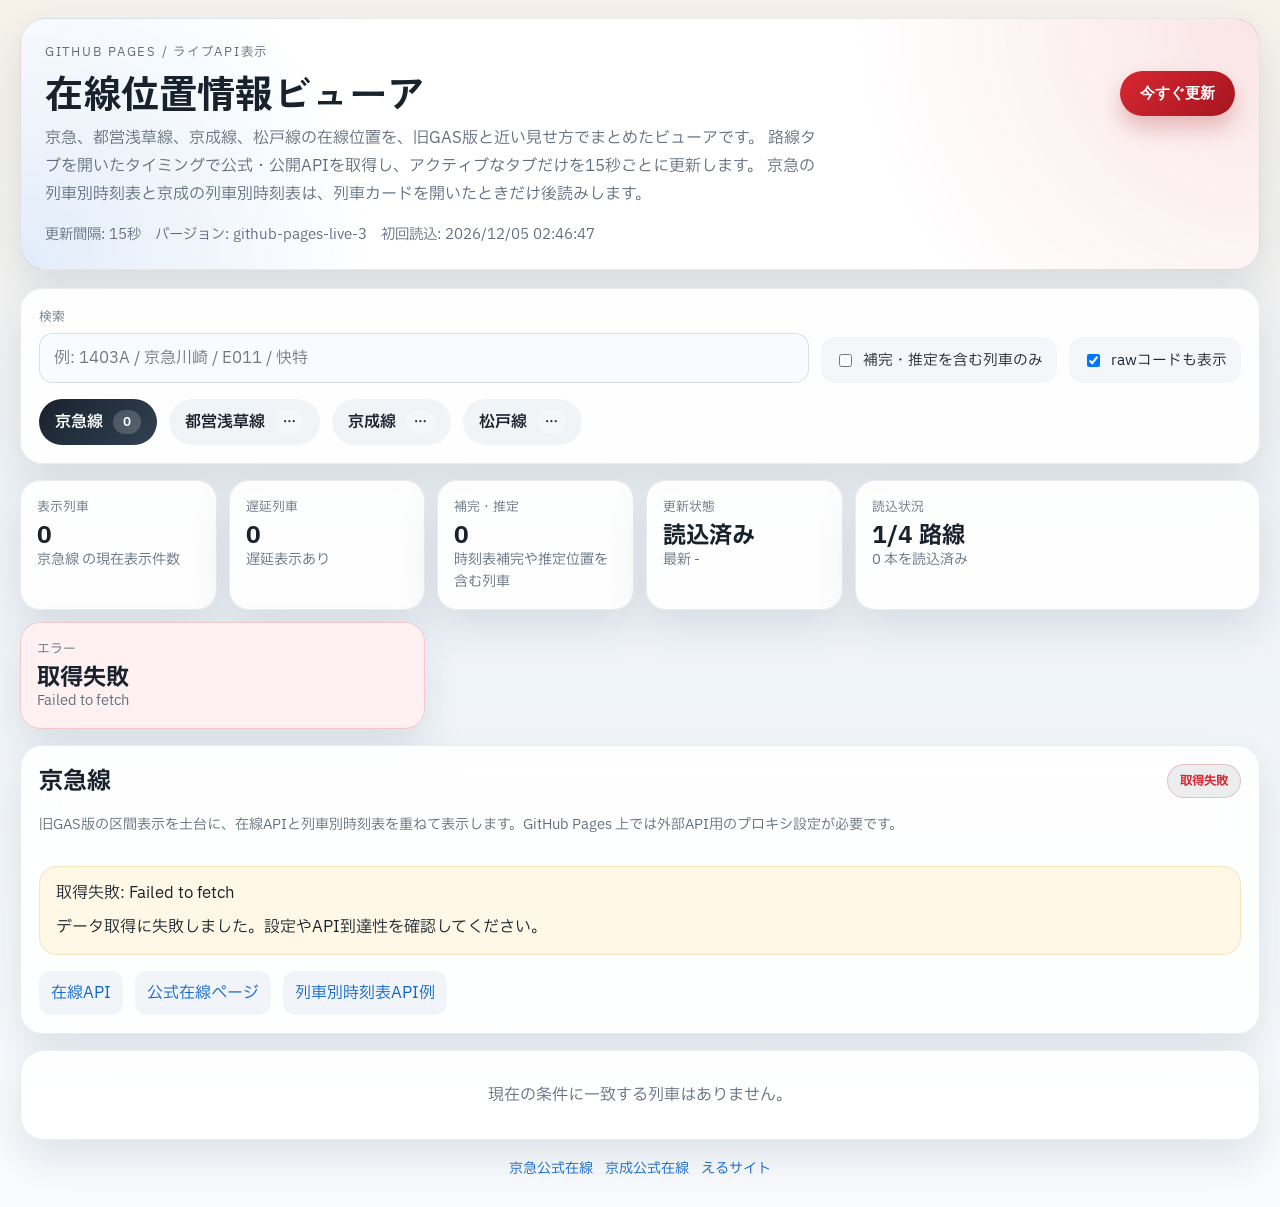
<file: site/index.html>
<!DOCTYPE html>
<html lang="ja">
  <head>
    <meta charset="utf-8">
    <meta name="viewport" content="width=device-width, initial-scale=1">
    <meta name="color-scheme" content="light">
    <title>在線位置情報ビューア</title>
    <link rel="stylesheet" href="./assets/styles.css?v=20260417-1">
  </head>
  <body>
    <div class="app-shell">
      <header class="hero">
        <div class="hero__eyebrow">GitHub Pages / ライブAPI表示</div>
        <div class="hero__main">
          <div>
            <h1>在線位置情報ビューア</h1>
            <p class="hero__lead">
              京急、都営浅草線、京成線、松戸線の在線位置を、旧GAS版と近い見せ方でまとめたビューアです。
              路線タブを開いたタイミングで公式・公開APIを取得し、アクティブなタブだけを15秒ごとに更新します。
              京急の列車別時刻表と京成の列車別時刻表は、列車カードを開いたときだけ後読みします。
            </p>
          </div>
          <button id="refreshButton" class="primary-button" type="button">今すぐ更新</button>
        </div>
        <div class="hero__meta">
          <span id="refreshMeta">更新間隔: 15秒</span>
          <span id="buildVersion">バージョン: -</span>
          <span id="buildTimestamp">初回読込: -</span>
        </div>
      </header>

      <main class="content">
        <section class="panel controls">
          <div class="controls__row">
            <label class="field">
              <span class="field__label">検索</span>
              <input id="searchInput" class="text-input" type="search" placeholder="例: 1403A / 京急川崎 / E011 / 快特">
            </label>
            <label class="toggle">
              <input id="inferredOnlyToggle" type="checkbox">
              <span>補完・推定を含む列車のみ</span>
            </label>
            <label class="toggle">
              <input id="showRawToggle" type="checkbox" checked>
              <span>rawコードも表示</span>
            </label>
          </div>
          <div id="tabBar" class="tab-bar"></div>
        </section>

        <section id="statusBar" class="status-grid"></section>
        <section id="networkMeta" class="panel info-panel"></section>
        <section id="listings" class="network-panels"></section>
      </main>

      <footer class="footer">
        <span><a href="https://app-kq.net/web/jp/html/zaisen.html" target="_blank" rel="noopener noreferrer">京急公式在線</a></span>
        <span><a href="https://zaisen.tid-keisei.jp/html/zaisen.html?line=1" target="_blank" rel="noopener noreferrer">京成公式在線</a></span>
        <span><a href="https://www.elesite-next.com/train_location" target="_blank" rel="noopener noreferrer">えるサイト</a></span>
      </footer>
    </div>

    <script src="./assets/config.js?v=20260625-4"></script>
    <script src="./assets/live-data.js?v=20260625-4"></script>
    <script src="./assets/app.js?v=20260625-4"></script>
  </body>
</html>
</file>
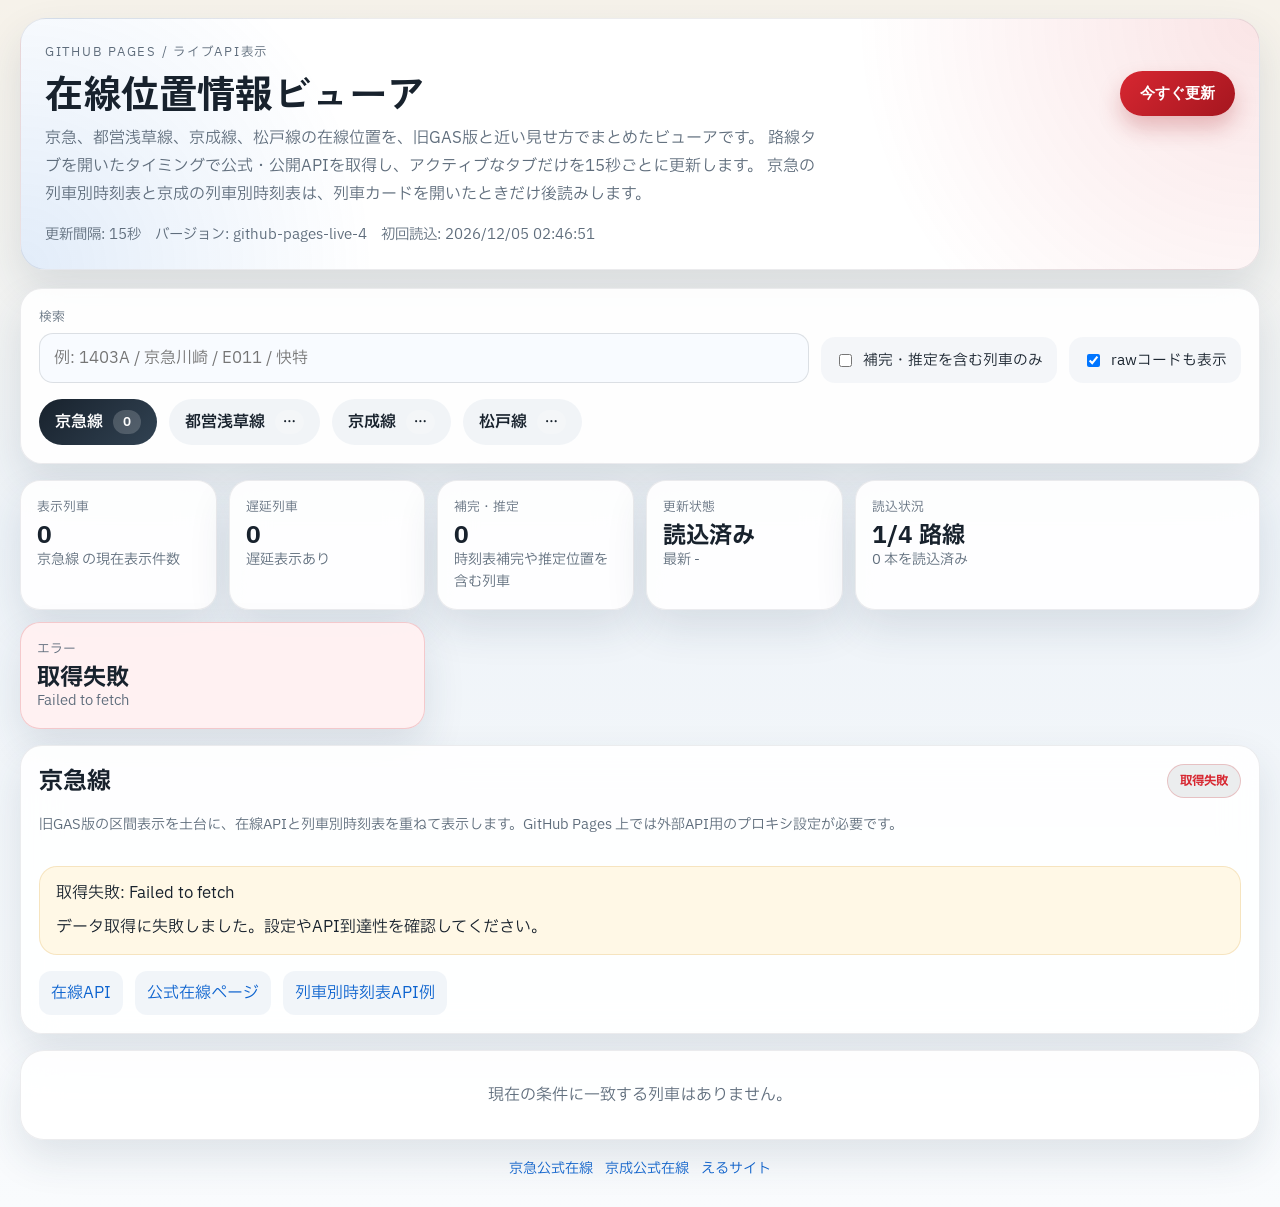
<file: web/index.html>
<!DOCTYPE html>
<html lang="ja">
  <head>
    <meta charset="utf-8">
    <meta name="viewport" content="width=device-width, initial-scale=1">
    <meta name="color-scheme" content="light">
    <title>在線位置情報ビューア</title>
    <link rel="stylesheet" href="./assets/styles.css?v=20260417-1">
  </head>
  <body>
    <div class="app-shell">
      <header class="hero">
        <div class="hero__eyebrow">GitHub Pages / ライブAPI表示</div>
        <div class="hero__main">
          <div>
            <h1>在線位置情報ビューア</h1>
            <p class="hero__lead">
              京急、都営浅草線、京成線、松戸線の在線位置を、旧GAS版と近い見せ方でまとめたビューアです。
              路線タブを開いたタイミングで公式・公開APIを取得し、アクティブなタブだけを15秒ごとに更新します。
              京急の列車別時刻表と京成の列車別時刻表は、列車カードを開いたときだけ後読みします。
            </p>
          </div>
          <button id="refreshButton" class="primary-button" type="button">今すぐ更新</button>
        </div>
        <div class="hero__meta">
          <span id="refreshMeta">更新間隔: 15秒</span>
          <span id="buildVersion">バージョン: -</span>
          <span id="buildTimestamp">初回読込: -</span>
        </div>
      </header>

      <main class="content">
        <section class="panel controls">
          <div class="controls__row">
            <label class="field">
              <span class="field__label">検索</span>
              <input id="searchInput" class="text-input" type="search" placeholder="例: 1403A / 京急川崎 / E011 / 快特">
            </label>
            <label class="toggle">
              <input id="inferredOnlyToggle" type="checkbox">
              <span>補完・推定を含む列車のみ</span>
            </label>
            <label class="toggle">
              <input id="showRawToggle" type="checkbox" checked>
              <span>rawコードも表示</span>
            </label>
          </div>
          <div id="tabBar" class="tab-bar"></div>
        </section>

        <section id="statusBar" class="status-grid"></section>
        <section id="networkMeta" class="panel info-panel"></section>
        <section id="listings" class="network-panels"></section>
      </main>

      <footer class="footer">
        <span><a href="https://app-kq.net/web/jp/html/zaisen.html" target="_blank" rel="noopener noreferrer">京急公式在線</a></span>
        <span><a href="https://zaisen.tid-keisei.jp/html/zaisen.html?line=1" target="_blank" rel="noopener noreferrer">京成公式在線</a></span>
        <span><a href="https://www.elesite-next.com/train_location" target="_blank" rel="noopener noreferrer">えるサイト</a></span>
      </footer>
    </div>

    <script src="./assets/config.js?v=20261014-1"></script>
    <script src="./assets/live-data.js?v=20261014-1"></script>
    <script src="./assets/app.js?v=20261014-1"></script>
  </body>
</html>
</file>
<file: site/assets/styles.css>
@import url('https://fonts.googleapis.com/css2?family=IBM+Plex+Sans+JP:wght@400;500;600;700&family=Zen+Kaku+Gothic+New:wght@700&display=swap');

  :root {
    --bg: linear-gradient(180deg, #f6f2ea 0%, #eef3f8 44%, #f9fbfd 100%);
    --panel: rgba(255, 255, 255, 0.9);
    --panel-strong: rgba(255, 255, 255, 0.96);
    --border: rgba(17, 24, 39, 0.08);
    --ink: #18222d;
    --muted: #5f6d7c;
    --accent: #d72731;
    --accent-dark: #a5161f;
    --shadow: 0 18px 42px rgba(35, 54, 79, 0.12);
  }

  * {
    box-sizing: border-box;
  }

  html, body {
    margin: 0;
    min-height: 100%;
    background: var(--bg);
    color: var(--ink);
    font-family: 'IBM Plex Sans JP', sans-serif;
  }

  a {
    color: #0c63cf;
    text-decoration: none;
  }

  a:hover {
    text-decoration: underline;
  }

  .app-shell {
    width: min(1240px, calc(100vw - 24px));
    margin: 18px auto 28px;
  }

  .hero,
  .panel,
  .line-panel,
  .status-card,
  .empty-state {
    border: 1px solid var(--border);
    background: var(--panel);
    backdrop-filter: blur(18px);
    box-shadow: var(--shadow);
  }

  .hero {
    position: relative;
    overflow: hidden;
    padding: 24px;
    border-radius: 26px;
    background:
      radial-gradient(circle at top right, rgba(215, 39, 49, 0.12), transparent 32%),
      radial-gradient(circle at left bottom, rgba(12, 99, 207, 0.12), transparent 28%),
      var(--panel-strong);
  }

  .hero__eyebrow {
    font-size: 0.78rem;
    letter-spacing: 0.14em;
    text-transform: uppercase;
    color: var(--muted);
  }

  .hero__main {
    display: flex;
    justify-content: space-between;
    gap: 18px;
    align-items: flex-start;
    margin-top: 10px;
  }

  .hero h1 {
    margin: 0;
    font-family: 'Zen Kaku Gothic New', sans-serif;
    font-size: clamp(1.8rem, 3vw, 2.8rem);
    line-height: 1.08;
  }

  .hero__lead {
    margin: 12px 0 0;
    max-width: 780px;
    color: var(--muted);
    line-height: 1.75;
  }

  .hero__meta {
    display: flex;
    gap: 14px;
    flex-wrap: wrap;
    margin-top: 16px;
    color: var(--muted);
    font-size: 0.9rem;
  }

  .primary-button,
  .tab-button {
    border: 0;
    cursor: pointer;
  }

  .primary-button {
    padding: 12px 20px;
    border-radius: 999px;
    background: linear-gradient(135deg, #d72731, #a5161f);
    color: #fff;
    font-weight: 700;
    font-size: 0.95rem;
    transition: transform 0.12s ease, box-shadow 0.12s ease;
    box-shadow: 0 12px 22px rgba(167, 22, 31, 0.26);
  }

  .primary-button:hover {
    transform: translateY(-1px);
  }

  .content {
    margin-top: 18px;
    display: grid;
    gap: 16px;
  }

  .panel {
    border-radius: 22px;
    padding: 18px;
  }

  .controls__row,
  .tab-bar,
  .status-grid,
  .line-panel__columns,
  .info-panel__subgrid,
  .elesite-preview,
  .source-links,
  .train-card__meta {
    display: flex;
    flex-wrap: wrap;
    gap: 12px;
  }

  .controls__row {
    align-items: end;
  }

  .field {
    min-width: 260px;
    flex: 1 1 360px;
  }

  .field__label,
  .status-card__label,
  .meta-card__label {
    display: block;
    color: var(--muted);
    font-size: 0.8rem;
    margin-bottom: 6px;
  }

  .text-input {
    width: 100%;
    padding: 12px 14px;
    border-radius: 14px;
    border: 1px solid rgba(17, 24, 39, 0.12);
    font: inherit;
    background: rgba(248, 251, 255, 0.92);
  }

  .toggle {
    display: inline-flex;
    gap: 8px;
    align-items: center;
    padding: 12px 14px;
    border-radius: 14px;
    background: rgba(244, 246, 249, 0.95);
    font-size: 0.92rem;
  }

  .tab-bar {
    margin-top: 16px;
  }

  .tab-button {
    display: inline-flex;
    gap: 10px;
    align-items: center;
    padding: 11px 16px;
    border-radius: 999px;
    background: rgba(240, 244, 247, 0.92);
    color: var(--ink);
    font: inherit;
    font-weight: 600;
  }

  .tab-button.is-active {
    background: linear-gradient(135deg, #18222d, #314252);
    color: #fff;
  }

  .tab-button__count {
    min-width: 28px;
    padding: 2px 8px;
    border-radius: 999px;
    background: rgba(255, 255, 255, 0.18);
    text-align: center;
    font-size: 0.8rem;
  }

  .status-grid {
    display: grid;
    grid-template-columns: repeat(auto-fit, minmax(180px, 1fr));
  }

  .status-card {
    border-radius: 20px;
    padding: 16px;
  }

  .status-card--wide {
    grid-column: span 2;
  }

  .status-card--error {
    background: rgba(255, 241, 242, 0.96);
    border-color: rgba(200, 40, 52, 0.2);
  }

  .status-card__value,
  .meta-card__value {
    font-size: 1.45rem;
    font-weight: 700;
    line-height: 1.1;
  }

  .status-card__hint,
  .meta-card__hint,
  .line-panel__header p,
  .info-panel__header p,
  .position-group__sub,
  .train-card__secondary,
  .train-card__note,
  .train-card__details summary,
  .timetable-row {
    color: var(--muted);
    font-size: 0.88rem;
    line-height: 1.55;
  }

  .info-panel__header,
  .line-panel__header,
  .direction-panel__heading,
  .position-group__header,
  .train-card__top,
  .alert-card__top,
  .timetable-row {
    display: flex;
    justify-content: space-between;
    gap: 12px;
    align-items: flex-start;
  }

  .info-panel__header h2,
  .line-panel__header h2,
  .direction-panel__heading h3 {
    margin: 0;
  }

  .network-pill,
  .line-panel__badge {
    padding: 7px 12px;
    border-radius: 999px;
    font-size: 0.78rem;
    font-weight: 700;
    background: rgba(24, 34, 45, 0.08);
  }

  .network-pill {
    color: var(--accent);
    border: 1px solid rgba(215, 39, 49, 0.22);
  }

  .meta-card {
    flex: 1 1 220px;
    padding: 16px;
    border-radius: 18px;
    background: rgba(245, 248, 251, 0.94);
    border: 1px solid rgba(17, 24, 39, 0.06);
  }

  .meta-card__arrow {
    display: inline-block;
    margin: 0 8px;
    color: var(--muted);
  }

  .train-card__details {
    margin-top: 10px;
    padding-top: 10px;
    border-top: 1px solid rgba(17, 24, 39, 0.08);
  }

  .train-card__details summary {
    cursor: pointer;
    color: var(--ink);
    font-weight: 600;
  }

  .elesite-preview {
    margin-top: 12px;
  }

  .timetable-list {
    margin-top: 8px;
    display: grid;
    gap: 6px;
  }

  .timetable-row {
    display: grid;
    grid-template-columns: minmax(0, 1fr) 58px 58px 48px;
    padding: 8px 10px;
    border-radius: 12px;
    background: rgba(245, 248, 251, 0.92);
  }

  .timetable-row--header {
    background: transparent;
    padding-top: 0;
    padding-bottom: 2px;
    font-size: 0.75rem;
    color: var(--muted);
  }

  .timetable-row__station {
    color: var(--ink);
    font-weight: 600;
  }

  .timetable-row__time,
  .timetable-row__type {
    text-align: right;
    font-variant-numeric: tabular-nums;
  }

  .warning-list {
    margin-top: 16px;
    padding: 14px 16px;
    border-radius: 18px;
    background: rgba(255, 248, 229, 0.95);
    border: 1px solid rgba(203, 140, 21, 0.18);
  }

  .warning-list p {
    margin: 0;
    line-height: 1.6;
  }

  .warning-list p + p,
  .alert-card + .alert-card {
    margin-top: 8px;
  }

  .alert-list {
    margin-top: 16px;
  }

  .alert-card {
    padding: 14px 16px;
    border-radius: 16px;
    background: rgba(249, 251, 253, 0.96);
    border: 1px solid rgba(17, 24, 39, 0.08);
  }

  .source-links {
    margin-top: 16px;
  }

  .source-links a {
    padding: 10px 12px;
    border-radius: 12px;
    background: rgba(241, 245, 249, 0.94);
  }

  .line-panel {
    border-radius: 24px;
    padding: 18px;
    border-top: 4px solid var(--accent);
  }

  .line-panel__header {
    margin-bottom: 14px;
  }

  .direction-panel {
    min-width: 280px;
    flex: 1 1 320px;
    padding: 14px;
    border-radius: 20px;
    background: rgba(247, 249, 252, 0.92);
    border: 1px solid rgba(17, 24, 39, 0.06);
  }

  .direction-panel__count {
    font-size: 0.85rem;
    color: var(--muted);
  }

  .position-groups {
    display: grid;
    gap: 12px;
    margin-top: 14px;
  }

  .position-group {
    padding: 14px;
    border-radius: 18px;
    background: #fff;
    border: 1px solid rgba(17, 24, 39, 0.06);
  }

  .position-group__title,
  .train-card__location {
    font-weight: 700;
  }

  .position-group__raw {
    color: var(--muted);
    font-size: 0.82rem;
    font-family: ui-monospace, SFMono-Regular, Consolas, monospace;
  }

  .train-list {
    display: grid;
    gap: 12px;
    margin-top: 12px;
  }

  .train-card {
    padding: 14px;
    border-radius: 18px;
    background: linear-gradient(180deg, rgba(252, 253, 255, 0.98), rgba(246, 249, 252, 0.95));
    border: 1px solid rgba(17, 24, 39, 0.07);
  }

  .train-card.is-research {
    border-color: rgba(203, 140, 21, 0.3);
    box-shadow: inset 0 0 0 1px rgba(203, 140, 21, 0.08);
  }

  .train-card__identity {
    display: flex;
    align-items: center;
    gap: 10px;
    flex-wrap: wrap;
  }

  .train-no {
    font-weight: 700;
    font-size: 1.02rem;
  }

  .service-badge {
    display: inline-flex;
    align-items: center;
    padding: 4px 10px;
    border-radius: 999px;
    font-size: 0.76rem;
    font-weight: 700;
  }

  .service-badge--local {
    background: rgba(38, 83, 130, 0.12);
    color: #265382;
  }

  .service-badge--express {
    background: rgba(17, 109, 101, 0.12);
    color: #116d65;
  }

  .service-badge--limited {
    background: rgba(183, 64, 32, 0.12);
    color: #b74020;
  }

  .service-badge--special {
    background: rgba(100, 58, 134, 0.12);
    color: #643a86;
  }

  .service-badge--unknown {
    background: rgba(108, 117, 125, 0.14);
    color: #5d6670;
  }

  .chip {
    display: inline-flex;
    align-items: center;
    padding: 4px 8px;
    border-radius: 999px;
    font-size: 0.75rem;
    background: rgba(15, 23, 42, 0.07);
    color: #24313d;
  }

  .chip--delay {
    background: rgba(215, 39, 49, 0.12);
    color: #aa1023;
  }

  .chip--research {
    background: rgba(203, 140, 21, 0.13);
    color: #8d5a00;
  }

  .chip--source {
    background: rgba(12, 99, 207, 0.1);
    color: #0c63cf;
  }

  .chip--owner {
    background: rgba(17, 109, 101, 0.12);
    color: #116d65;
  }

  .chip--raw {
    font-family: ui-monospace, SFMono-Regular, Consolas, monospace;
    color: var(--muted);
  }

  .footer {
    display: flex;
    flex-wrap: wrap;
    gap: 12px;
    justify-content: center;
    margin-top: 18px;
    color: var(--muted);
    font-size: 0.88rem;
  }

  .empty-state {
    padding: 32px 18px;
    border-radius: 24px;
    text-align: center;
    color: var(--muted);
  }

  .train-card__detail-status {
    padding: 12px 6px 4px;
    color: var(--muted);
    font-size: 0.88rem;
  }

  .train-card__detail-status--error {
    color: #aa1023;
  }

  @media (max-width: 760px) {
    .app-shell {
      width: min(100vw - 12px, 1240px);
      margin: 10px auto 18px;
    }

    .hero,
    .panel,
    .line-panel {
      border-radius: 20px;
      padding: 16px;
    }

    .hero__main,
    .controls__row,
    .info-panel__header,
    .line-panel__header,
    .direction-panel__heading,
    .position-group__header,
    .train-card__top {
      flex-direction: column;
      align-items: stretch;
    }

    .hero__lead {
      font-size: 0.93rem;
      line-height: 1.65;
    }

    .hero__meta {
      gap: 8px;
      font-size: 0.82rem;
    }

    .primary-button {
      width: 100%;
      justify-content: center;
    }

    .field {
      min-width: 0;
      flex-basis: 100%;
    }

    .toggle {
      width: 100%;
      padding: 11px 12px;
      justify-content: flex-start;
    }

    .tab-bar {
      flex-wrap: nowrap;
      overflow-x: auto;
      margin-inline: -2px;
      padding: 2px 2px 6px;
      scrollbar-width: thin;
      -webkit-overflow-scrolling: touch;
    }

    .tab-button {
      flex: 0 0 auto;
      white-space: nowrap;
    }

    .status-grid {
      grid-template-columns: 1fr;
    }

    .status-card--wide {
      grid-column: span 1;
    }

    .line-panel__columns {
      flex-direction: column;
    }

    .direction-panel {
      min-width: 0;
      padding: 12px;
    }

    .position-group,
    .train-card {
      padding: 12px;
    }

    .train-list,
    .position-groups {
      gap: 10px;
    }

    .train-card__identity {
      gap: 8px;
    }

    .train-card__direction,
    .direction-panel__count,
    .position-group__raw {
      font-size: 0.8rem;
    }

    .train-card__meta {
      gap: 8px;
    }

    .chip {
      padding: 4px 7px;
      font-size: 0.72rem;
    }

    .source-links a {
      width: 100%;
      text-align: center;
    }

    .timetable-row {
      grid-template-columns: minmax(0, 1fr) 52px 52px 40px;
      gap: 8px;
      padding: 8px;
      font-size: 0.82rem;
    }
  }

  @media (max-width: 520px) {
    .hero,
    .panel,
    .line-panel,
    .direction-panel,
    .position-group,
    .train-card {
      border-radius: 16px;
    }

    .hero h1 {
      font-size: 1.55rem;
      line-height: 1.12;
    }

    .line-panel__header h2,
    .direction-panel__heading h3 {
      font-size: 1rem;
    }

    .status-card,
    .panel,
    .line-panel {
      padding: 14px;
    }

    .train-no {
      font-size: 0.96rem;
    }

    .service-badge {
      font-size: 0.72rem;
      padding: 4px 9px;
    }

    .timetable-row {
      grid-template-columns: minmax(0, 1fr) 46px 46px 34px;
      font-size: 0.78rem;
    }
  }
</file>
<file: web/assets/styles.css>
@import url('https://fonts.googleapis.com/css2?family=IBM+Plex+Sans+JP:wght@400;500;600;700&family=Zen+Kaku+Gothic+New:wght@700&display=swap');

  :root {
    --bg: linear-gradient(180deg, #f6f2ea 0%, #eef3f8 44%, #f9fbfd 100%);
    --panel: rgba(255, 255, 255, 0.9);
    --panel-strong: rgba(255, 255, 255, 0.96);
    --border: rgba(17, 24, 39, 0.08);
    --ink: #18222d;
    --muted: #5f6d7c;
    --accent: #d72731;
    --accent-dark: #a5161f;
    --shadow: 0 18px 42px rgba(35, 54, 79, 0.12);
  }

  * {
    box-sizing: border-box;
  }

  html, body {
    margin: 0;
    min-height: 100%;
    background: var(--bg);
    color: var(--ink);
    font-family: 'IBM Plex Sans JP', sans-serif;
  }

  a {
    color: #0c63cf;
    text-decoration: none;
  }

  a:hover {
    text-decoration: underline;
  }

  .app-shell {
    width: min(1240px, calc(100vw - 24px));
    margin: 18px auto 28px;
  }

  .hero,
  .panel,
  .line-panel,
  .status-card,
  .empty-state {
    border: 1px solid var(--border);
    background: var(--panel);
    backdrop-filter: blur(18px);
    box-shadow: var(--shadow);
  }

  .hero {
    position: relative;
    overflow: hidden;
    padding: 24px;
    border-radius: 26px;
    background:
      radial-gradient(circle at top right, rgba(215, 39, 49, 0.12), transparent 32%),
      radial-gradient(circle at left bottom, rgba(12, 99, 207, 0.12), transparent 28%),
      var(--panel-strong);
  }

  .hero__eyebrow {
    font-size: 0.78rem;
    letter-spacing: 0.14em;
    text-transform: uppercase;
    color: var(--muted);
  }

  .hero__main {
    display: flex;
    justify-content: space-between;
    gap: 18px;
    align-items: flex-start;
    margin-top: 10px;
  }

  .hero h1 {
    margin: 0;
    font-family: 'Zen Kaku Gothic New', sans-serif;
    font-size: clamp(1.8rem, 3vw, 2.8rem);
    line-height: 1.08;
  }

  .hero__lead {
    margin: 12px 0 0;
    max-width: 780px;
    color: var(--muted);
    line-height: 1.75;
  }

  .hero__meta {
    display: flex;
    gap: 14px;
    flex-wrap: wrap;
    margin-top: 16px;
    color: var(--muted);
    font-size: 0.9rem;
  }

  .primary-button,
  .tab-button {
    border: 0;
    cursor: pointer;
  }

  .primary-button {
    padding: 12px 20px;
    border-radius: 999px;
    background: linear-gradient(135deg, #d72731, #a5161f);
    color: #fff;
    font-weight: 700;
    font-size: 0.95rem;
    transition: transform 0.12s ease, box-shadow 0.12s ease;
    box-shadow: 0 12px 22px rgba(167, 22, 31, 0.26);
  }

  .primary-button:hover {
    transform: translateY(-1px);
  }

  .content {
    margin-top: 18px;
    display: grid;
    gap: 16px;
  }

  .panel {
    border-radius: 22px;
    padding: 18px;
  }

  .controls__row,
  .tab-bar,
  .status-grid,
  .line-panel__columns,
  .info-panel__subgrid,
  .elesite-preview,
  .source-links,
  .train-card__meta {
    display: flex;
    flex-wrap: wrap;
    gap: 12px;
  }

  .controls__row {
    align-items: end;
  }

  .field {
    min-width: 260px;
    flex: 1 1 360px;
  }

  .field__label,
  .status-card__label,
  .meta-card__label {
    display: block;
    color: var(--muted);
    font-size: 0.8rem;
    margin-bottom: 6px;
  }

  .text-input {
    width: 100%;
    padding: 12px 14px;
    border-radius: 14px;
    border: 1px solid rgba(17, 24, 39, 0.12);
    font: inherit;
    background: rgba(248, 251, 255, 0.92);
  }

  .toggle {
    display: inline-flex;
    gap: 8px;
    align-items: center;
    padding: 12px 14px;
    border-radius: 14px;
    background: rgba(244, 246, 249, 0.95);
    font-size: 0.92rem;
  }

  .tab-bar {
    margin-top: 16px;
  }

  .tab-button {
    display: inline-flex;
    gap: 10px;
    align-items: center;
    padding: 11px 16px;
    border-radius: 999px;
    background: rgba(240, 244, 247, 0.92);
    color: var(--ink);
    font: inherit;
    font-weight: 600;
  }

  .tab-button.is-active {
    background: linear-gradient(135deg, #18222d, #314252);
    color: #fff;
  }

  .tab-button__count {
    min-width: 28px;
    padding: 2px 8px;
    border-radius: 999px;
    background: rgba(255, 255, 255, 0.18);
    text-align: center;
    font-size: 0.8rem;
  }

  .status-grid {
    display: grid;
    grid-template-columns: repeat(auto-fit, minmax(180px, 1fr));
  }

  .status-card {
    border-radius: 20px;
    padding: 16px;
  }

  .status-card--wide {
    grid-column: span 2;
  }

  .status-card--error {
    background: rgba(255, 241, 242, 0.96);
    border-color: rgba(200, 40, 52, 0.2);
  }

  .status-card__value,
  .meta-card__value {
    font-size: 1.45rem;
    font-weight: 700;
    line-height: 1.1;
  }

  .status-card__hint,
  .meta-card__hint,
  .line-panel__header p,
  .info-panel__header p,
  .position-group__sub,
  .train-card__secondary,
  .train-card__note,
  .train-card__details summary,
  .timetable-row {
    color: var(--muted);
    font-size: 0.88rem;
    line-height: 1.55;
  }

  .info-panel__header,
  .line-panel__header,
  .direction-panel__heading,
  .position-group__header,
  .train-card__top,
  .alert-card__top,
  .timetable-row {
    display: flex;
    justify-content: space-between;
    gap: 12px;
    align-items: flex-start;
  }

  .info-panel__header h2,
  .line-panel__header h2,
  .direction-panel__heading h3 {
    margin: 0;
  }

  .network-pill,
  .line-panel__badge {
    padding: 7px 12px;
    border-radius: 999px;
    font-size: 0.78rem;
    font-weight: 700;
    background: rgba(24, 34, 45, 0.08);
  }

  .network-pill {
    color: var(--accent);
    border: 1px solid rgba(215, 39, 49, 0.22);
  }

  .meta-card {
    flex: 1 1 220px;
    padding: 16px;
    border-radius: 18px;
    background: rgba(245, 248, 251, 0.94);
    border: 1px solid rgba(17, 24, 39, 0.06);
  }

  .meta-card__arrow {
    display: inline-block;
    margin: 0 8px;
    color: var(--muted);
  }

  .train-card__details {
    margin-top: 10px;
    padding-top: 10px;
    border-top: 1px solid rgba(17, 24, 39, 0.08);
  }

  .train-card__details summary {
    cursor: pointer;
    color: var(--ink);
    font-weight: 600;
  }

  .elesite-preview {
    margin-top: 12px;
  }

  .timetable-list {
    margin-top: 8px;
    display: grid;
    gap: 6px;
  }

  .timetable-row {
    display: grid;
    grid-template-columns: minmax(0, 1fr) 58px 58px 48px;
    padding: 8px 10px;
    border-radius: 12px;
    background: rgba(245, 248, 251, 0.92);
  }

  .timetable-row--header {
    background: transparent;
    padding-top: 0;
    padding-bottom: 2px;
    font-size: 0.75rem;
    color: var(--muted);
  }

  .timetable-row__station {
    color: var(--ink);
    font-weight: 600;
  }

  .timetable-row__time,
  .timetable-row__type {
    text-align: right;
    font-variant-numeric: tabular-nums;
  }

  .warning-list {
    margin-top: 16px;
    padding: 14px 16px;
    border-radius: 18px;
    background: rgba(255, 248, 229, 0.95);
    border: 1px solid rgba(203, 140, 21, 0.18);
  }

  .warning-list p {
    margin: 0;
    line-height: 1.6;
  }

  .warning-list p + p,
  .alert-card + .alert-card {
    margin-top: 8px;
  }

  .alert-list {
    margin-top: 16px;
  }

  .alert-card {
    padding: 14px 16px;
    border-radius: 16px;
    background: rgba(249, 251, 253, 0.96);
    border: 1px solid rgba(17, 24, 39, 0.08);
  }

  .source-links {
    margin-top: 16px;
  }

  .source-links a {
    padding: 10px 12px;
    border-radius: 12px;
    background: rgba(241, 245, 249, 0.94);
  }

  .line-panel {
    border-radius: 24px;
    padding: 18px;
    border-top: 4px solid var(--accent);
  }

  .line-panel__header {
    margin-bottom: 14px;
  }

  .direction-panel {
    min-width: 280px;
    flex: 1 1 320px;
    padding: 14px;
    border-radius: 20px;
    background: rgba(247, 249, 252, 0.92);
    border: 1px solid rgba(17, 24, 39, 0.06);
  }

  .direction-panel__count {
    font-size: 0.85rem;
    color: var(--muted);
  }

  .position-groups {
    display: grid;
    gap: 12px;
    margin-top: 14px;
  }

  .position-group {
    padding: 14px;
    border-radius: 18px;
    background: #fff;
    border: 1px solid rgba(17, 24, 39, 0.06);
  }

  .position-group__title,
  .train-card__location {
    font-weight: 700;
  }

  .position-group__raw {
    color: var(--muted);
    font-size: 0.82rem;
    font-family: ui-monospace, SFMono-Regular, Consolas, monospace;
  }

  .train-list {
    display: grid;
    gap: 12px;
    margin-top: 12px;
  }

  .train-card {
    padding: 14px;
    border-radius: 18px;
    background: linear-gradient(180deg, rgba(252, 253, 255, 0.98), rgba(246, 249, 252, 0.95));
    border: 1px solid rgba(17, 24, 39, 0.07);
  }

  .train-card.is-research {
    border-color: rgba(203, 140, 21, 0.3);
    box-shadow: inset 0 0 0 1px rgba(203, 140, 21, 0.08);
  }

  .train-card__identity {
    display: flex;
    align-items: center;
    gap: 10px;
    flex-wrap: wrap;
  }

  .train-no {
    font-weight: 700;
    font-size: 1.02rem;
  }

  .service-badge {
    display: inline-flex;
    align-items: center;
    padding: 4px 10px;
    border-radius: 999px;
    font-size: 0.76rem;
    font-weight: 700;
  }

  .service-badge--local {
    background: rgba(38, 83, 130, 0.12);
    color: #265382;
  }

  .service-badge--express {
    background: rgba(17, 109, 101, 0.12);
    color: #116d65;
  }

  .service-badge--limited {
    background: rgba(183, 64, 32, 0.12);
    color: #b74020;
  }

  .service-badge--special {
    background: rgba(100, 58, 134, 0.12);
    color: #643a86;
  }

  .service-badge--unknown {
    background: rgba(108, 117, 125, 0.14);
    color: #5d6670;
  }

  .chip {
    display: inline-flex;
    align-items: center;
    padding: 4px 8px;
    border-radius: 999px;
    font-size: 0.75rem;
    background: rgba(15, 23, 42, 0.07);
    color: #24313d;
  }

  .chip--delay {
    background: rgba(215, 39, 49, 0.12);
    color: #aa1023;
  }

  .chip--research {
    background: rgba(203, 140, 21, 0.13);
    color: #8d5a00;
  }

  .chip--source {
    background: rgba(12, 99, 207, 0.1);
    color: #0c63cf;
  }

  .chip--owner {
    background: rgba(17, 109, 101, 0.12);
    color: #116d65;
  }

  .chip--raw {
    font-family: ui-monospace, SFMono-Regular, Consolas, monospace;
    color: var(--muted);
  }

  .footer {
    display: flex;
    flex-wrap: wrap;
    gap: 12px;
    justify-content: center;
    margin-top: 18px;
    color: var(--muted);
    font-size: 0.88rem;
  }

  .empty-state {
    padding: 32px 18px;
    border-radius: 24px;
    text-align: center;
    color: var(--muted);
  }

  .train-card__detail-status {
    padding: 12px 6px 4px;
    color: var(--muted);
    font-size: 0.88rem;
  }

  .train-card__detail-status--error {
    color: #aa1023;
  }

  @media (max-width: 760px) {
    .app-shell {
      width: min(100vw - 12px, 1240px);
      margin: 10px auto 18px;
    }

    .hero,
    .panel,
    .line-panel {
      border-radius: 20px;
      padding: 16px;
    }

    .hero__main,
    .controls__row,
    .info-panel__header,
    .line-panel__header,
    .direction-panel__heading,
    .position-group__header,
    .train-card__top {
      flex-direction: column;
      align-items: stretch;
    }

    .hero__lead {
      font-size: 0.93rem;
      line-height: 1.65;
    }

    .hero__meta {
      gap: 8px;
      font-size: 0.82rem;
    }

    .primary-button {
      width: 100%;
      justify-content: center;
    }

    .field {
      min-width: 0;
      flex-basis: 100%;
    }

    .toggle {
      width: 100%;
      padding: 11px 12px;
      justify-content: flex-start;
    }

    .tab-bar {
      flex-wrap: nowrap;
      overflow-x: auto;
      margin-inline: -2px;
      padding: 2px 2px 6px;
      scrollbar-width: thin;
      -webkit-overflow-scrolling: touch;
    }

    .tab-button {
      flex: 0 0 auto;
      white-space: nowrap;
    }

    .status-grid {
      grid-template-columns: 1fr;
    }

    .status-card--wide {
      grid-column: span 1;
    }

    .line-panel__columns {
      flex-direction: column;
    }

    .direction-panel {
      min-width: 0;
      padding: 12px;
    }

    .position-group,
    .train-card {
      padding: 12px;
    }

    .train-list,
    .position-groups {
      gap: 10px;
    }

    .train-card__identity {
      gap: 8px;
    }

    .train-card__direction,
    .direction-panel__count,
    .position-group__raw {
      font-size: 0.8rem;
    }

    .train-card__meta {
      gap: 8px;
    }

    .chip {
      padding: 4px 7px;
      font-size: 0.72rem;
    }

    .source-links a {
      width: 100%;
      text-align: center;
    }

    .timetable-row {
      grid-template-columns: minmax(0, 1fr) 52px 52px 40px;
      gap: 8px;
      padding: 8px;
      font-size: 0.82rem;
    }
  }

  @media (max-width: 520px) {
    .hero,
    .panel,
    .line-panel,
    .direction-panel,
    .position-group,
    .train-card {
      border-radius: 16px;
    }

    .hero h1 {
      font-size: 1.55rem;
      line-height: 1.12;
    }

    .line-panel__header h2,
    .direction-panel__heading h3 {
      font-size: 1rem;
    }

    .status-card,
    .panel,
    .line-panel {
      padding: 14px;
    }

    .train-no {
      font-size: 0.96rem;
    }

    .service-badge {
      font-size: 0.72rem;
      padding: 4px 9px;
    }

    .timetable-row {
      grid-template-columns: minmax(0, 1fr) 46px 46px 34px;
      font-size: 0.78rem;
    }
  }
</file>
